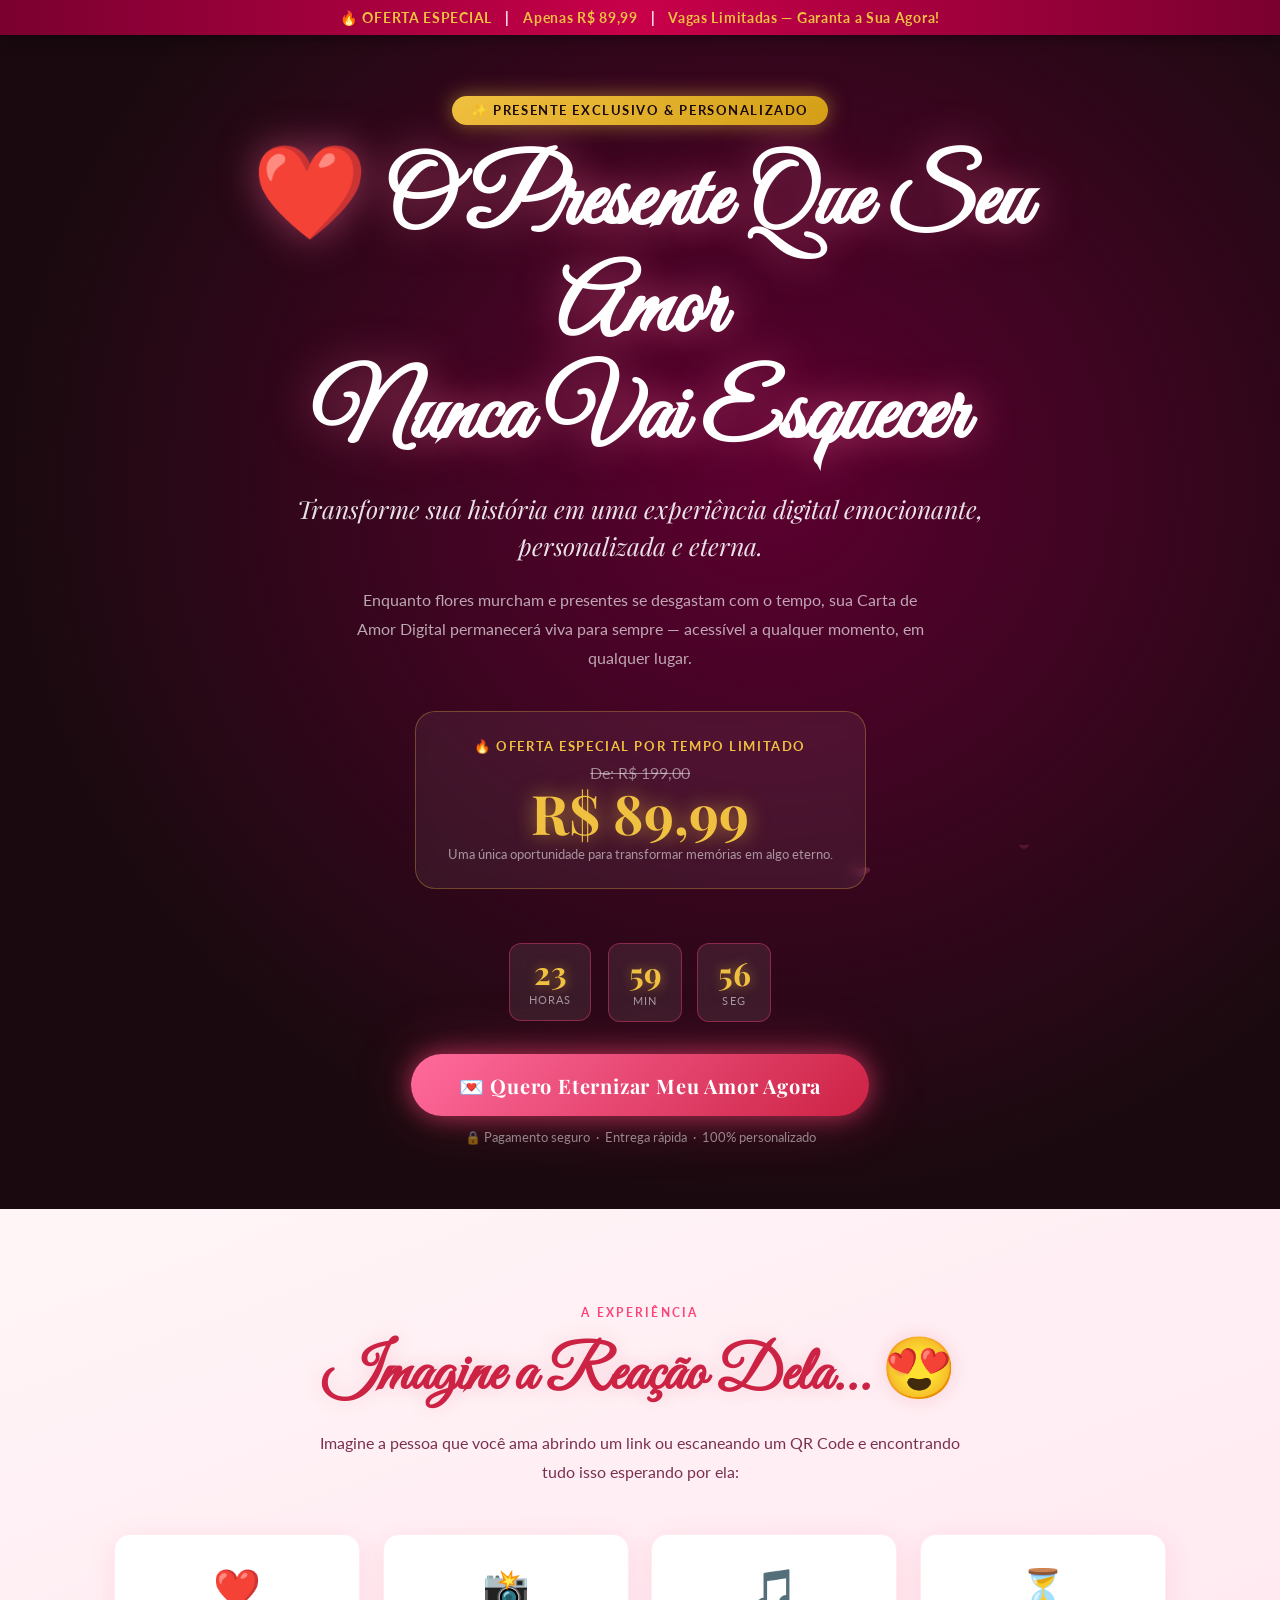
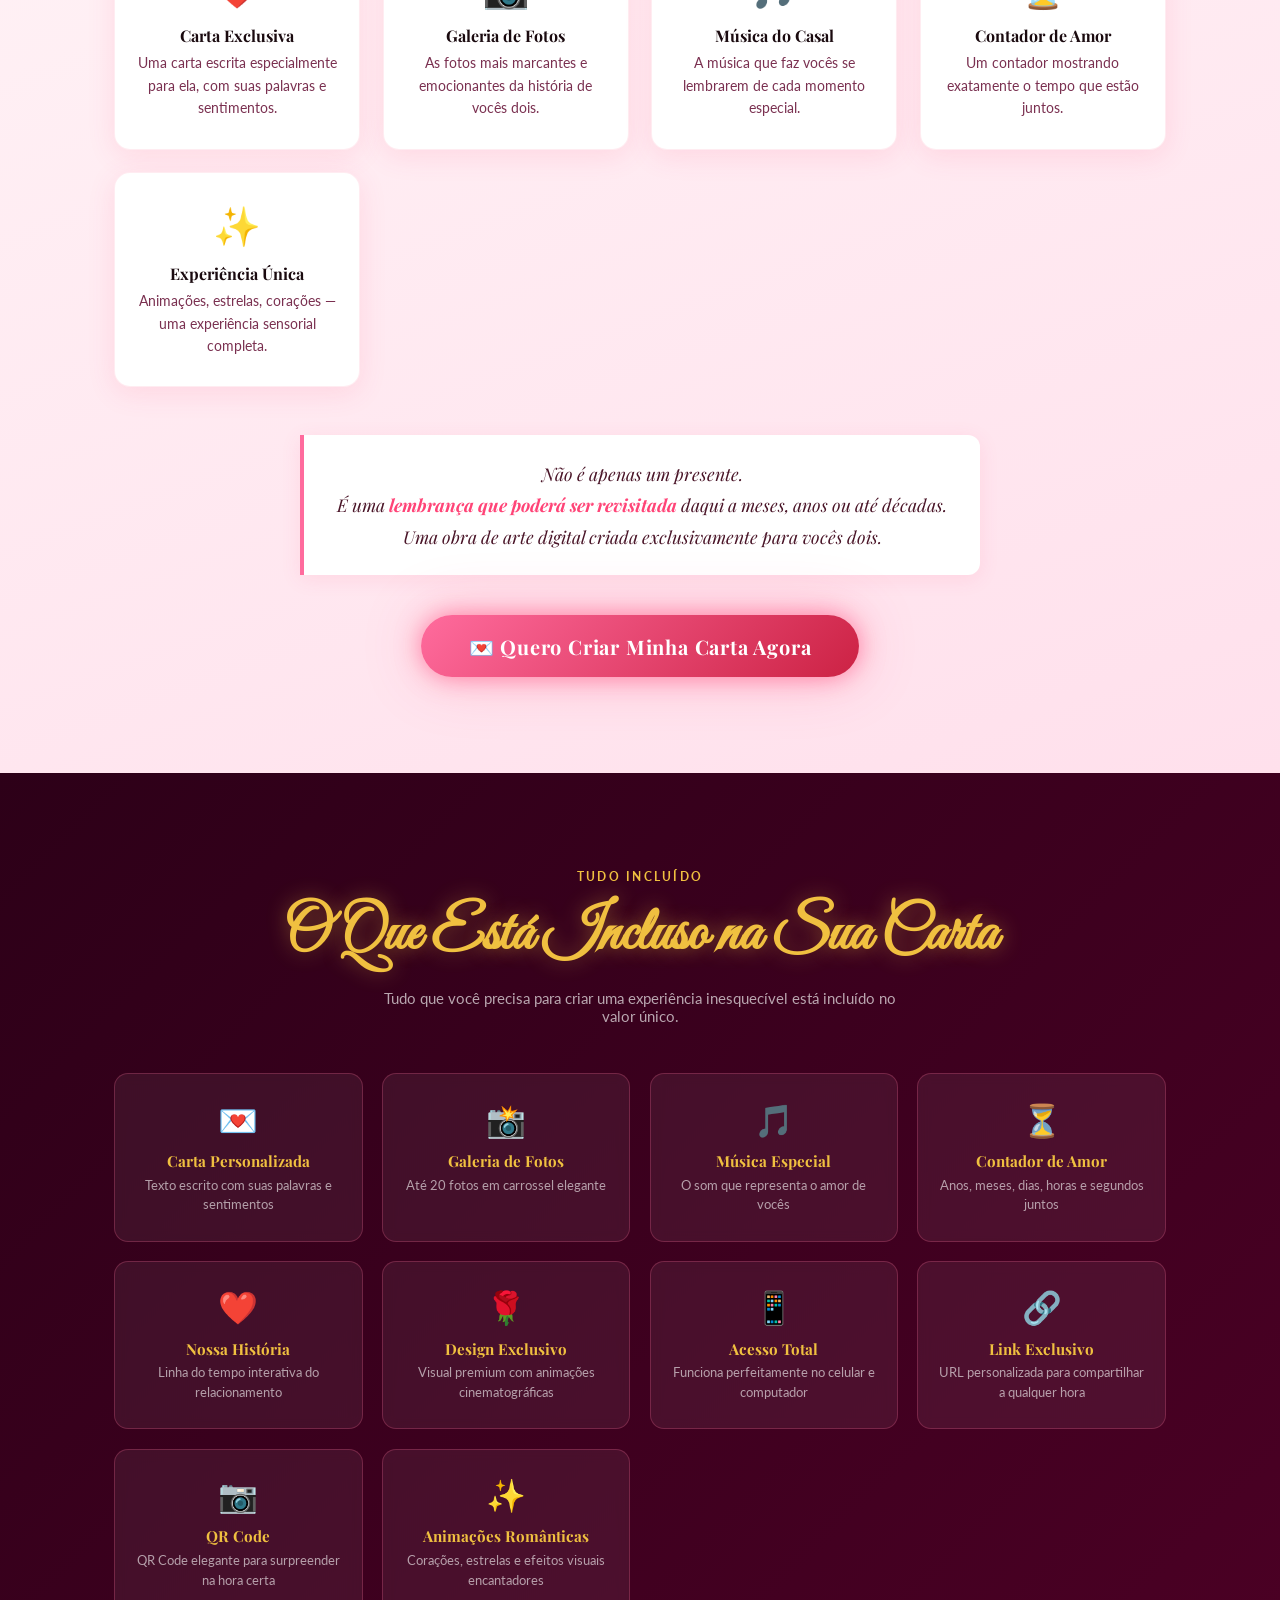
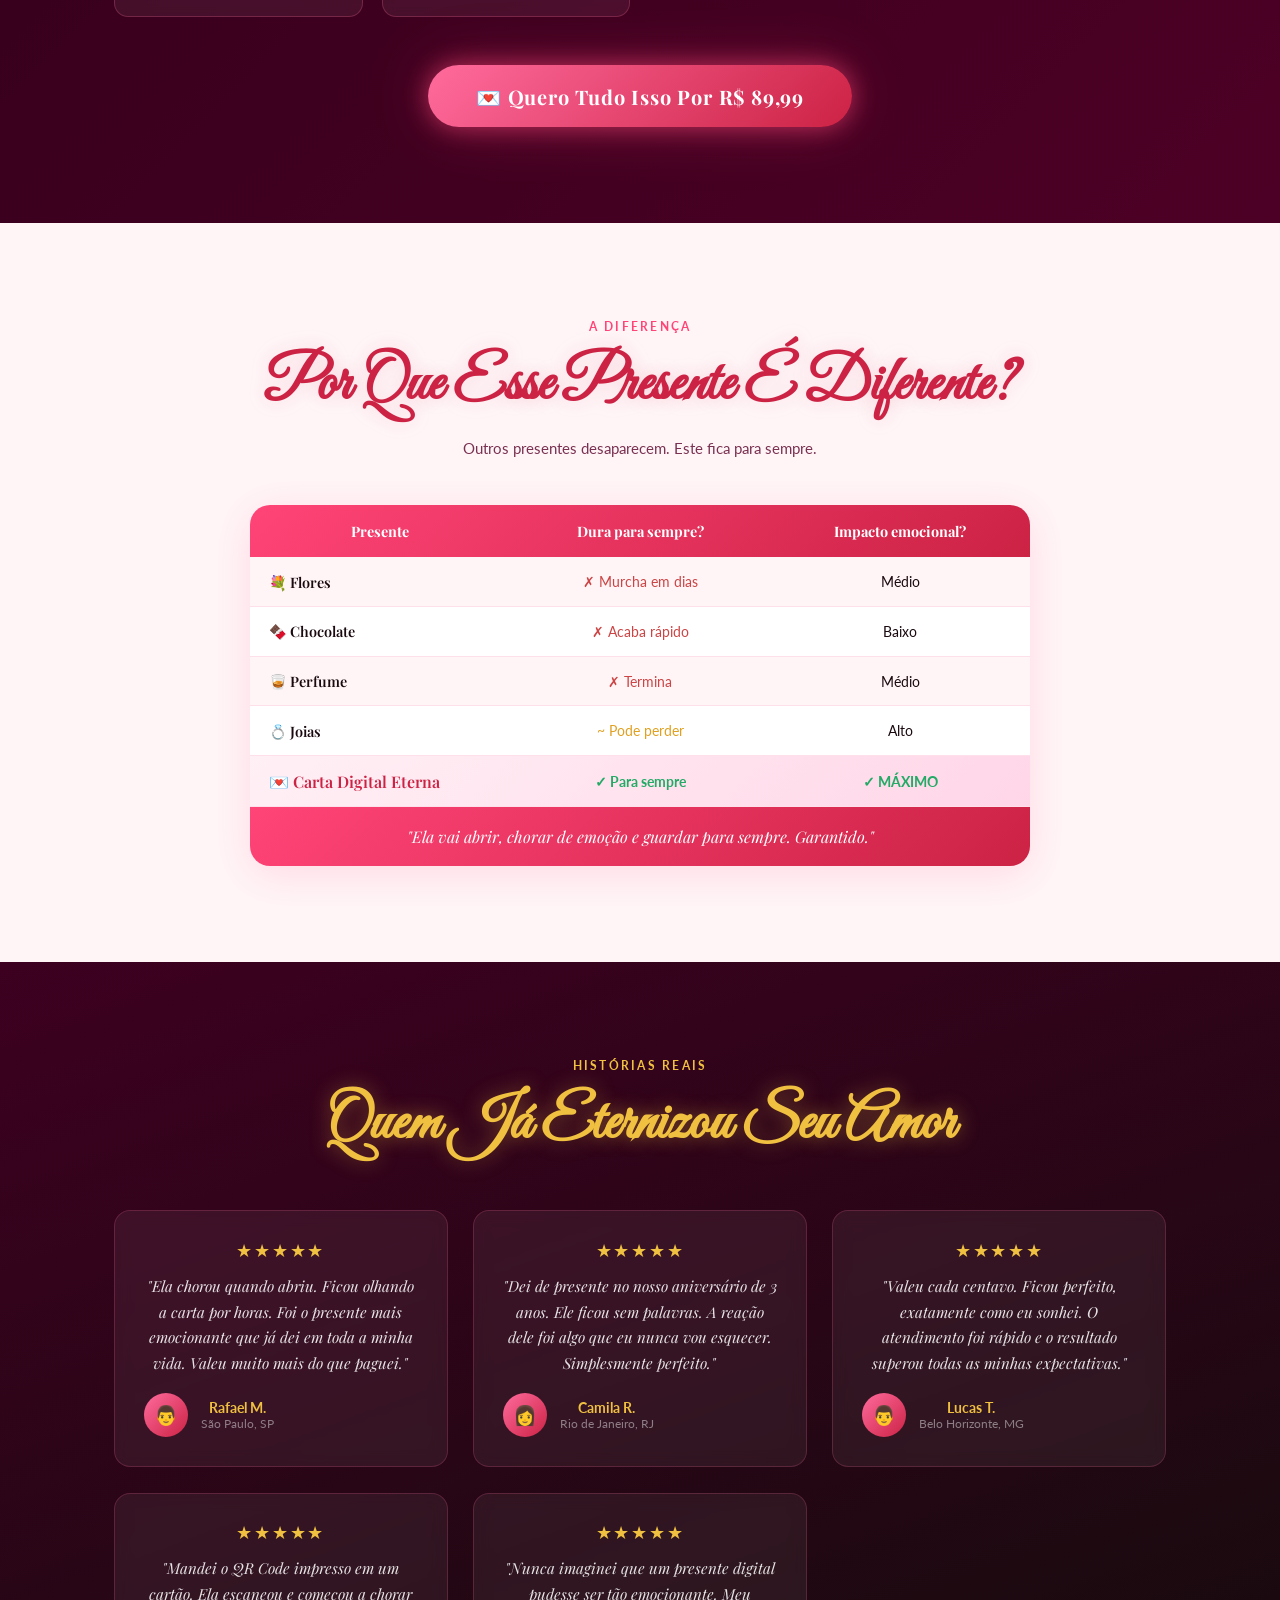
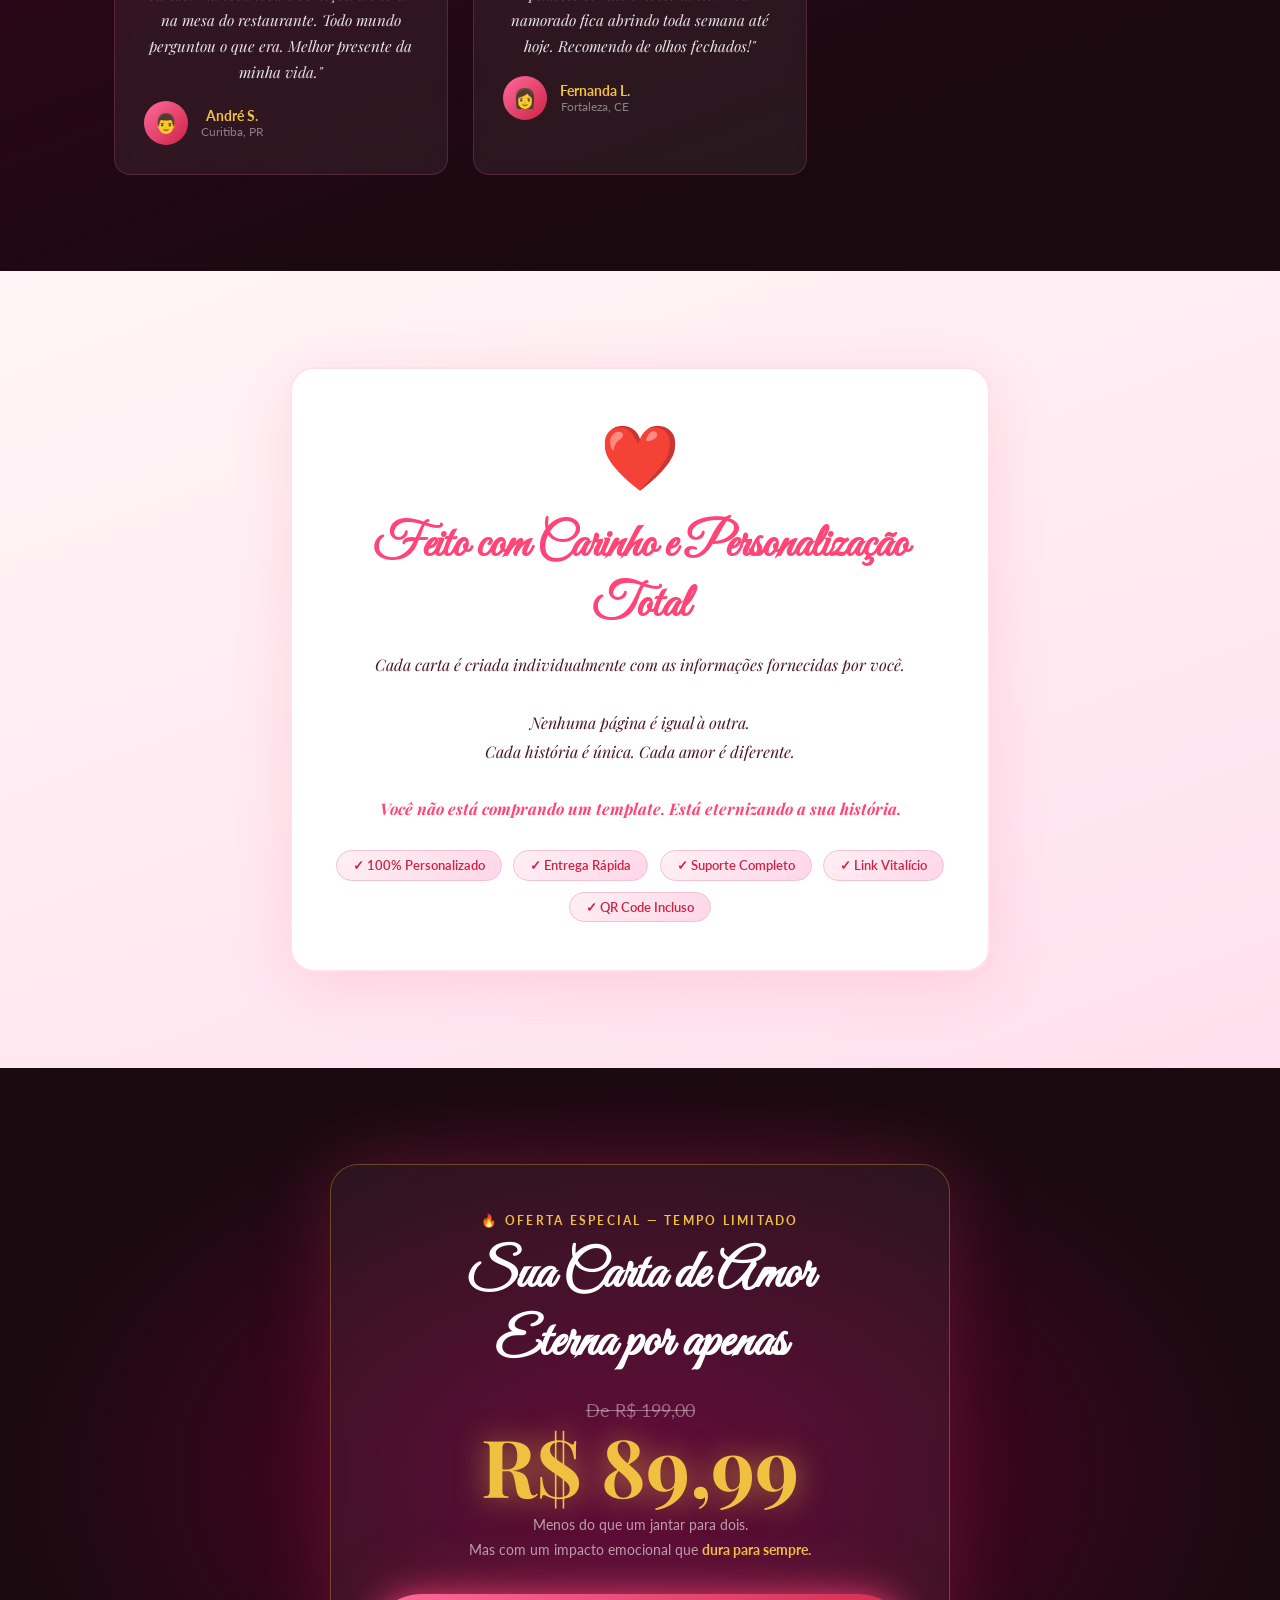
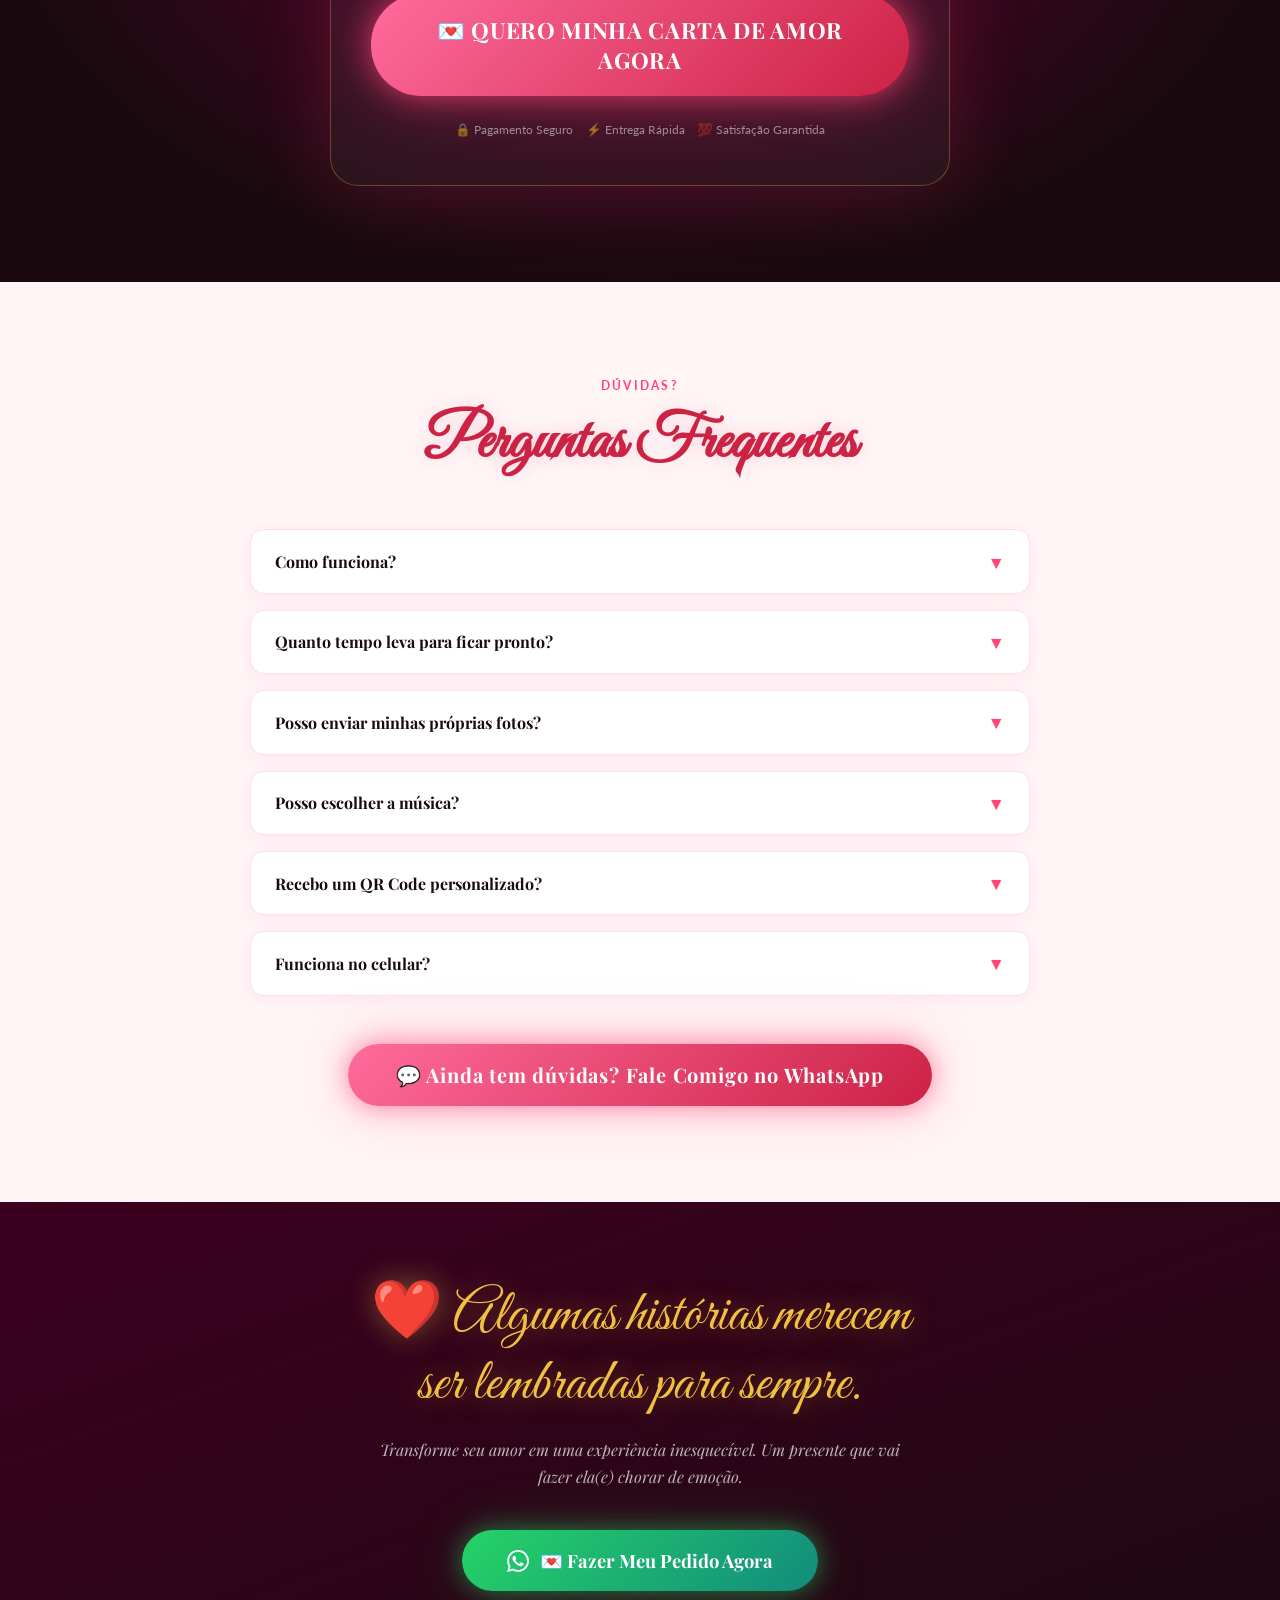
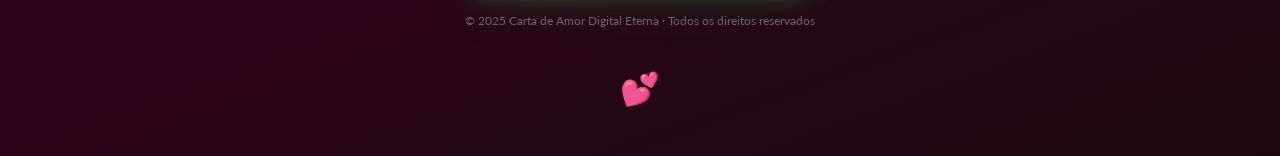
<file: landing.html>
<!DOCTYPE html>
<html lang="pt-BR">
<head>
<meta charset="UTF-8"/>
<meta name="viewport" content="width=device-width,initial-scale=1.0"/>
<title>Carta de Amor Digital Eterna ❤️ | O Presente Que Nunca Esquece</title>
<meta name="description" content="Transforme sua história em uma experiência digital emocionante, personalizada e eterna. Carta de Amor Digital por apenas R$89,99."/>
<link href="https://fonts.googleapis.com/css2?family=Great+Vibes&family=Playfair+Display:ital,wght@0,400;0,700;1,400&family=Lato:wght@300;400;700&display=swap" rel="stylesheet"/>
<style>
/* ===================== RESET & VARS ===================== */
*,*::before,*::after{box-sizing:border-box;margin:0;padding:0}
:root{
  --pink:#ff6b9d;--rose:#ff4477;--red:#cc2244;
  --gold:#f0c040;--gold2:#d4a017;
  --cream:#fff5f7;--white:#fff;--dark:#1a0a0f;
  --fh:'Great Vibes',cursive;
  --fm:'Playfair Display',serif;
  --fb:'Lato',sans-serif;
}
html{scroll-behavior:smooth}
body{font-family:var(--fb);background:var(--dark);color:var(--dark);overflow-x:hidden}

/* ===================== HELPERS ===================== */
.hidden{display:none!important}
.container{max-width:1100px;margin:0 auto;padding:0 1.5rem}
.text-center{text-align:center}

/* ===================== HEARTS RAIN ===================== */
#hearts-rain{position:fixed;inset:0;pointer-events:none;z-index:0;overflow:hidden}
.fh-span{position:absolute;top:-40px;animation:fall linear infinite;opacity:.45;user-select:none}
@keyframes fall{0%{transform:translateY(0) rotate(0deg);opacity:.5}100%{transform:translateY(105vh) rotate(25deg);opacity:0}}

/* ===================== STICKY BAR ===================== */
.sticky-bar{
  position:fixed;top:0;left:0;right:0;z-index:999;
  background:linear-gradient(90deg,#7a0030,#c8004a,#7a0030);
  padding:.55rem 1rem;text-align:center;
  font-family:var(--fb);font-size:.88rem;font-weight:700;
  color:var(--gold);letter-spacing:.05em;
  box-shadow:0 2px 16px rgba(0,0,0,.4);
}
.sticky-bar span{color:#fff;margin:0 .6rem}

/* ===================== SECTION BASE ===================== */
section{position:relative;overflow:hidden}

/* ===================== HERO ===================== */
#hero{
  min-height:100vh;
  background:radial-gradient(ellipse at 60% 40%,#5c0030 0%,#1a0a0f 70%);
  display:flex;align-items:center;justify-content:center;
  padding:6rem 1.5rem 4rem;
}
#hero canvas{position:absolute;inset:0;pointer-events:none}

.hero-inner{position:relative;z-index:2;text-align:center;max-width:820px;margin:0 auto}

.hero-badge{
  display:inline-block;
  background:linear-gradient(135deg,var(--gold),var(--gold2));
  color:var(--dark);font-weight:700;font-size:.82rem;
  letter-spacing:.12em;text-transform:uppercase;
  padding:.4rem 1.2rem;border-radius:50px;margin-bottom:1.6rem;
  box-shadow:0 0 20px rgba(240,192,64,.5);
}

.hero-title{
  font-family:var(--fh);
  font-size:clamp(2.8rem,9vw,5.8rem);
  color:var(--white);
  text-shadow:0 0 40px rgba(255,107,157,.5);
  line-height:1.15;margin-bottom:1.2rem;
}

.hero-sub{
  font-family:var(--fm);font-style:italic;
  font-size:clamp(1.1rem,3vw,1.55rem);
  color:rgba(255,255,255,.88);
  margin-bottom:1.4rem;line-height:1.5;
}

.hero-text{
  font-size:1rem;color:rgba(255,255,255,.65);
  line-height:1.8;max-width:580px;margin:0 auto 2.4rem;
}

/* price block */
.price-block{
  background:rgba(255,255,255,.06);
  border:1px solid rgba(240,192,64,.3);
  border-radius:20px;
  padding:1.6rem 2rem;
  display:inline-block;
  margin-bottom:2rem;
  backdrop-filter:blur(8px);
}
.price-urgency{
  font-size:.82rem;font-weight:700;letter-spacing:.12em;
  color:var(--gold);text-transform:uppercase;margin-bottom:.6rem;
}
.price-old{
  font-size:1rem;color:rgba(255,255,255,.5);
  text-decoration:line-through;margin-bottom:.2rem;
}
.price-new{
  font-family:var(--fm);font-size:clamp(2.2rem,6vw,3.4rem);
  font-weight:700;color:var(--gold);
  text-shadow:0 0 20px rgba(240,192,64,.6);
  line-height:1;
}
.price-note{font-size:.82rem;color:rgba(255,255,255,.55);margin-top:.4rem}

/* countdown */
.countdown{
  display:flex;gap:1rem;justify-content:center;
  flex-wrap:wrap;margin:1.4rem 0 2rem;
}
.cd-box{
  background:rgba(255,255,255,.08);
  border:1px solid rgba(255,68,119,.4);
  border-radius:12px;padding:.8rem 1.2rem;
  min-width:72px;text-align:center;
  backdrop-filter:blur(6px);
}
.cd-box span{
  font-family:var(--fm);font-size:2rem;font-weight:700;
  color:var(--gold);display:block;line-height:1;
  text-shadow:0 0 12px rgba(240,192,64,.5);
}
.cd-box small{font-size:.68rem;color:rgba(255,255,255,.55);letter-spacing:.1em;text-transform:uppercase}

/* CTA button */
.cta-btn{
  display:inline-block;
  font-family:var(--fm);font-size:clamp(1rem,2.5vw,1.25rem);
  font-weight:700;letter-spacing:.04em;
  padding:1.1rem 3rem;border-radius:50px;border:none;
  background:linear-gradient(135deg,var(--pink),var(--red));
  color:#fff;cursor:pointer;text-decoration:none;
  box-shadow:0 0 24px rgba(255,68,119,.6),0 0 60px rgba(255,68,119,.25);
  transition:transform .2s,box-shadow .3s;
  animation:pulseCta 2.2s ease-in-out infinite;
}
.cta-btn:hover{transform:scale(1.06);box-shadow:0 0 40px rgba(255,68,119,.9),0 0 80px rgba(255,68,119,.4)}
@keyframes pulseCta{
  0%,100%{box-shadow:0 0 24px rgba(255,68,119,.6),0 0 60px rgba(255,68,119,.25)}
  50%{box-shadow:0 0 40px rgba(255,68,119,.9),0 0 90px rgba(255,68,119,.4)}
}
.cta-sub{font-size:.8rem;color:rgba(255,255,255,.5);margin-top:.8rem}

/* ===================== IMAGINE ===================== */
#imagine{
  background:linear-gradient(160deg,#fff5f7 0%,#ffe0ec 100%);
  padding:6rem 1.5rem;
}
.section-label{
  font-family:var(--fb);font-size:.78rem;font-weight:700;
  letter-spacing:.18em;text-transform:uppercase;
  color:var(--rose);margin-bottom:.8rem;
}
.section-title{
  font-family:var(--fh);font-size:clamp(2.2rem,6vw,3.8rem);
  color:var(--red);margin-bottom:1rem;
  text-shadow:0 0 20px rgba(204,34,68,.15);
}
.section-title.dark{color:var(--dark)}
.section-title.gold{color:var(--gold);text-shadow:0 0 20px rgba(240,192,64,.4)}

.imagine-grid{
  display:grid;grid-template-columns:repeat(auto-fill,minmax(200px,1fr));
  gap:1.4rem;margin:3rem 0;
}
.imagine-card{
  background:#fff;border-radius:16px;padding:1.8rem 1.4rem;text-align:center;
  box-shadow:0 6px 28px rgba(255,68,119,.12);
  border:1px solid rgba(255,68,119,.1);
  transition:transform .25s,box-shadow .25s;
}
.imagine-card:hover{transform:translateY(-6px);box-shadow:0 14px 40px rgba(255,68,119,.22)}
.imagine-icon{font-size:2.4rem;margin-bottom:.8rem;display:block}
.imagine-card h3{font-family:var(--fm);font-size:1rem;color:var(--dark);margin-bottom:.4rem}
.imagine-card p{font-size:.88rem;color:#7a3050;line-height:1.6}

.imagine-quote{
  max-width:680px;margin:0 auto;text-align:center;
  border-left:4px solid var(--pink);padding:1.4rem 2rem;
  background:#fff;border-radius:0 12px 12px 0;
  box-shadow:0 4px 20px rgba(255,68,119,.1);
}
.imagine-quote p{font-family:var(--fm);font-style:italic;font-size:1.1rem;color:#4a1528;line-height:1.8}
.imagine-quote strong{color:var(--rose)}

/* ===================== INCLUDES ===================== */
#includes{
  background:linear-gradient(135deg,#2d0018 0%,#4d0025 100%);
  padding:6rem 1.5rem;
}
.includes-grid{
  display:grid;grid-template-columns:repeat(auto-fill,minmax(200px,1fr));
  gap:1.2rem;margin-top:3rem;
}
.inc-card{
  background:rgba(255,255,255,.06);
  border:1px solid rgba(255,107,157,.25);
  border-radius:14px;padding:1.6rem 1.2rem;text-align:center;
  backdrop-filter:blur(6px);
  transition:background .25s,transform .25s,border-color .25s;
}
.inc-card:hover{background:rgba(255,107,157,.12);transform:translateY(-4px);border-color:rgba(255,107,157,.5)}
.inc-icon{font-size:2rem;margin-bottom:.7rem;display:block}
.inc-card h3{font-family:var(--fm);font-size:.95rem;color:var(--gold);margin-bottom:.3rem}
.inc-card p{font-size:.82rem;color:rgba(255,255,255,.6);line-height:1.5}

/* ===================== COMPARISON ===================== */
#comparison{background:var(--cream);padding:6rem 1.5rem}
.comp-table{
  max-width:780px;margin:3rem auto 0;
  border-radius:20px;overflow:hidden;
  box-shadow:0 8px 40px rgba(255,68,119,.15);
}
.comp-header{
  display:grid;grid-template-columns:1fr 1fr 1fr;
  background:linear-gradient(135deg,var(--rose),var(--red));
  color:#fff;font-family:var(--fm);font-weight:700;
  font-size:.9rem;text-align:center;
}
.comp-header div{padding:1rem .8rem}
.comp-row{
  display:grid;grid-template-columns:1fr 1fr 1fr;
  background:#fff;border-bottom:1px solid #fde0ea;
  text-align:center;align-items:center;
}
.comp-row:nth-child(even){background:#fff5f7}
.comp-row div{padding:.9rem .8rem;font-size:.9rem}
.comp-row .item-name{font-family:var(--fm);color:var(--dark);font-weight:600;text-align:left;padding-left:1.2rem}
.bad{color:#cc4444;font-size:1.1rem}
.good{color:#22aa66;font-size:1.1rem;font-weight:700}
.comp-footer{
  background:linear-gradient(135deg,var(--rose),var(--red));
  padding:1.2rem;text-align:center;
  font-family:var(--fm);font-style:italic;color:#fff;font-size:1rem;
}

/* ===================== TESTIMONIALS ===================== */
#testimonials{
  background:linear-gradient(160deg,#3d0020 0%,#1a0a0f 80%);
  padding:6rem 1.5rem;
}
.testi-grid{
  display:grid;grid-template-columns:repeat(auto-fill,minmax(280px,1fr));
  gap:1.6rem;margin-top:3rem;
}
.testi-card{
  background:rgba(255,255,255,.06);
  border:1px solid rgba(255,107,157,.2);
  border-radius:16px;padding:1.8rem;
  backdrop-filter:blur(8px);
  transition:transform .25s;
}
.testi-card:hover{transform:translateY(-5px)}
.testi-stars{color:var(--gold);font-size:1.1rem;margin-bottom:.8rem;letter-spacing:.1em}
.testi-text{
  font-family:var(--fm);font-style:italic;
  color:rgba(255,255,255,.88);font-size:.95rem;line-height:1.7;margin-bottom:1rem;
}
.testi-author{display:flex;align-items:center;gap:.8rem}
.testi-avatar{
  width:44px;height:44px;border-radius:50%;
  background:linear-gradient(135deg,var(--pink),var(--red));
  display:flex;align-items:center;justify-content:center;
  font-size:1.2rem;flex-shrink:0;
}
.testi-name{font-family:var(--fb);font-weight:700;color:var(--gold);font-size:.88rem}
.testi-city{font-size:.78rem;color:rgba(255,255,255,.45)}

/* ===================== GUARANTEE ===================== */
#guarantee{
  background:linear-gradient(160deg,#fff5f7,#ffe0ec);
  padding:6rem 1.5rem;
}
.guarantee-box{
  max-width:700px;margin:0 auto;text-align:center;
  background:#fff;border-radius:24px;
  padding:3rem 2.5rem;
  box-shadow:0 12px 60px rgba(255,68,119,.15);
  border:2px solid rgba(255,107,157,.2);
}
.guarantee-icon{font-size:4rem;margin-bottom:1.2rem;display:block}
.guarantee-box h2{font-family:var(--fh);font-size:clamp(2rem,5vw,3rem);color:var(--rose);margin-bottom:1rem}
.guarantee-box p{font-family:var(--fm);font-style:italic;color:#4a1528;line-height:1.8;font-size:1rem}
.guarantee-tags{display:flex;flex-wrap:wrap;gap:.7rem;justify-content:center;margin-top:1.6rem}
.g-tag{
  background:linear-gradient(135deg,#fff0f5,#ffd6e8);
  border:1px solid #f5c0d0;border-radius:50px;
  padding:.4rem 1rem;font-size:.82rem;color:var(--red);font-weight:600;
}

/* ===================== OFFER ===================== */
#offer{
  background:radial-gradient(ellipse at center,#5c0030 0%,#1a0a0f 70%);
  padding:6rem 1.5rem;
  text-align:center;
}
.offer-box{
  max-width:620px;margin:0 auto;
  background:rgba(255,255,255,.05);
  border:1px solid rgba(240,192,64,.3);
  border-radius:28px;padding:3rem 2.5rem;
  backdrop-filter:blur(10px);
  box-shadow:0 0 80px rgba(255,68,119,.2);
}
.offer-label{
  font-size:.78rem;font-weight:700;letter-spacing:.18em;
  text-transform:uppercase;color:var(--gold);margin-bottom:.8rem;
}
.offer-title{font-family:var(--fh);font-size:clamp(2rem,6vw,3.4rem);color:#fff;margin-bottom:1.4rem}
.offer-old{font-size:1.1rem;color:rgba(255,255,255,.4);text-decoration:line-through;margin-bottom:.3rem}
.offer-price{
  font-family:var(--fm);font-size:clamp(3rem,8vw,5rem);
  font-weight:700;color:var(--gold);
  text-shadow:0 0 30px rgba(240,192,64,.6);
  line-height:1;margin-bottom:.5rem;
}
.offer-note{font-size:.9rem;color:rgba(255,255,255,.6);line-height:1.7;margin-bottom:2rem}
.cta-big{
  display:inline-block;font-family:var(--fm);font-weight:700;
  font-size:clamp(1.1rem,3vw,1.4rem);
  padding:1.3rem 3.5rem;border-radius:50px;border:none;
  background:linear-gradient(135deg,var(--pink),var(--red));
  color:#fff;cursor:pointer;text-decoration:none;letter-spacing:.03em;
  box-shadow:0 0 30px rgba(255,68,119,.7),0 0 70px rgba(255,68,119,.3);
  animation:pulseCta 2s ease-in-out infinite;
  transition:transform .2s;
}
.cta-big:hover{transform:scale(1.05)}
.offer-security{
  display:flex;flex-wrap:wrap;gap:.8rem;justify-content:center;
  margin-top:1.6rem;
}
.sec-item{font-size:.78rem;color:rgba(255,255,255,.5);display:flex;align-items:center;gap:.3rem}

/* ===================== FAQ ===================== */
#faq{background:var(--cream);padding:6rem 1.5rem}
.faq-list{max-width:780px;margin:3rem auto 0;display:flex;flex-direction:column;gap:1rem}
.faq-item{
  background:#fff;border-radius:14px;
  border:1px solid #fde0ea;overflow:hidden;
  box-shadow:0 3px 16px rgba(255,68,119,.08);
}
.faq-q{
  padding:1.2rem 1.5rem;cursor:pointer;
  display:flex;justify-content:space-between;align-items:center;
  font-family:var(--fm);font-weight:700;color:var(--dark);font-size:1rem;
  transition:background .2s;
}
.faq-q:hover{background:#fff0f5}
.faq-q .faq-arrow{color:var(--rose);transition:transform .3s;font-size:1.1rem;flex-shrink:0}
.faq-item.open .faq-arrow{transform:rotate(180deg)}
.faq-a{
  max-height:0;overflow:hidden;
  transition:max-height .4s ease,padding .3s;
  font-size:.95rem;color:#6b3040;line-height:1.7;
  padding:0 1.5rem;
}
.faq-item.open .faq-a{max-height:200px;padding:.2rem 1.5rem 1.2rem}

/* ===================== FOOTER ===================== */
#footer{
  background:linear-gradient(160deg,#3d0020,#1a0a0f);
  padding:5rem 1.5rem 3rem;text-align:center;
}
.footer-msg{
  font-family:var(--fh);font-size:clamp(2rem,6vw,3.6rem);
  color:var(--gold);text-shadow:0 0 30px rgba(240,192,64,.4);
  margin-bottom:1rem;line-height:1.2;
}
.footer-sub{
  font-family:var(--fm);font-style:italic;
  color:rgba(255,255,255,.7);font-size:1rem;line-height:1.7;
  max-width:520px;margin:0 auto 2.5rem;
}
.wa-btn{
  display:inline-flex;align-items:center;gap:.7rem;
  font-family:var(--fm);font-weight:700;font-size:1.15rem;
  padding:1.1rem 2.8rem;border-radius:50px;border:none;
  background:linear-gradient(135deg,#25d366,#128c7e);
  color:#fff;cursor:pointer;text-decoration:none;
  box-shadow:0 0 24px rgba(37,211,102,.5),0 0 60px rgba(37,211,102,.2);
  transition:transform .2s,box-shadow .3s;
}
.wa-btn:hover{transform:scale(1.06);box-shadow:0 0 40px rgba(37,211,102,.7)}
.footer-note{margin-top:1.4rem;font-size:.78rem;color:rgba(255,255,255,.35)}
.footer-hearts{font-size:2rem;margin-top:2.5rem;animation:heartbeat 1.8s ease-in-out infinite}
@keyframes heartbeat{0%,100%{transform:scale(1)}50%{transform:scale(1.2)}}

/* ===================== SCROLL REVEAL ===================== */
.reveal{opacity:0;transform:translateY(40px);transition:opacity .8s ease,transform .8s ease}
.reveal.visible{opacity:1;transform:translateY(0)}

/* ===================== RESPONSIVE ===================== */
@media(max-width:640px){
  .comp-table{font-size:.8rem}
  .comp-header div,.comp-row div{padding:.7rem .4rem}
  .offer-box,.guarantee-box{padding:2rem 1.4rem}
  .testi-grid{grid-template-columns:1fr}
}
</style>
</head>
<body>

<!-- HEARTS RAIN -->
<div id="hearts-rain"></div>

<!-- STICKY BAR -->
<div class="sticky-bar">
  🔥 OFERTA ESPECIAL <span>|</span> Apenas <strong>R$ 89,99</strong> <span>|</span> Vagas Limitadas — Garanta a Sua Agora!
</div>

<!-- ========================= HERO ========================= -->
<section id="hero">
  <canvas id="hero-canvas"></canvas>
  <div class="hero-inner">
    <div class="hero-badge">✨ Presente Exclusivo &amp; Personalizado</div>
    <h1 class="hero-title">❤️ O Presente Que Seu Amor<br/>Nunca Vai Esquecer</h1>
    <p class="hero-sub">Transforme sua história em uma experiência digital emocionante, personalizada e eterna.</p>
    <p class="hero-text">Enquanto flores murcham e presentes se desgastam com o tempo, sua Carta de Amor Digital permanecerá viva para sempre — acessível a qualquer momento, em qualquer lugar.</p>

    <div class="price-block">
      <p class="price-urgency">🔥 Oferta Especial por Tempo Limitado</p>
      <p class="price-old">De: R$ 199,00</p>
      <p class="price-new">R$ 89,99</p>
      <p class="price-note">Uma única oportunidade para transformar memórias em algo eterno.</p>
    </div>

    <!-- COUNTDOWN -->
    <div class="countdown">
      <div class="cd-box"><span id="cd-h">00</span><small>Horas</small></div>
      <div class="cd-box"><span id="cd-m">00</span><small>Min</small></div>
      <div class="cd-box"><span id="cd-s">00</span><small>Seg</small></div>
    </div>

    <a href="https://wa.me/5511995818611?text=Ol%C3%A1%2C%20gostaria%20de%20adquirir%20a%20minha%20carta%20de%20amor!" target="_blank" class="cta-btn">💌 Quero Eternizar Meu Amor Agora</a>
    <p class="cta-sub">🔒 Pagamento seguro &nbsp;·&nbsp; Entrega rápida &nbsp;·&nbsp; 100% personalizado</p>
  </div>
</section>

<!-- ========================= IMAGINE ========================= -->
<section id="imagine">
  <div class="container text-center">
    <p class="section-label reveal">A Experiência</p>
    <h2 class="section-title reveal">Imagine a Reação Dela... 😍</h2>
    <p class="hero-text reveal" style="max-width:640px;margin:0 auto 1rem;color:#7a3050">
      Imagine a pessoa que você ama abrindo um link ou escaneando um QR Code e encontrando tudo isso esperando por ela:
    </p>

    <div class="imagine-grid">
      <div class="imagine-card reveal">
        <span class="imagine-icon">❤️</span>
        <h3>Carta Exclusiva</h3>
        <p>Uma carta escrita especialmente para ela, com suas palavras e sentimentos.</p>
      </div>
      <div class="imagine-card reveal">
        <span class="imagine-icon">📸</span>
        <h3>Galeria de Fotos</h3>
        <p>As fotos mais marcantes e emocionantes da história de vocês dois.</p>
      </div>
      <div class="imagine-card reveal">
        <span class="imagine-icon">🎵</span>
        <h3>Música do Casal</h3>
        <p>A música que faz vocês se lembrarem de cada momento especial.</p>
      </div>
      <div class="imagine-card reveal">
        <span class="imagine-icon">⏳</span>
        <h3>Contador de Amor</h3>
        <p>Um contador mostrando exatamente o tempo que estão juntos.</p>
      </div>
      <div class="imagine-card reveal">
        <span class="imagine-icon">✨</span>
        <h3>Experiência Única</h3>
        <p>Animações, estrelas, corações — uma experiência sensorial completa.</p>
      </div>
    </div>

    <div class="imagine-quote reveal">
      <p>Não é apenas um presente.<br/>
      É uma <strong>lembrança que poderá ser revisitada</strong> daqui a meses, anos ou até décadas.<br/>
      Uma obra de arte digital criada exclusivamente para vocês dois.</p>
    </div>

    <div style="margin-top:2.5rem" class="reveal">
      <a href="https://wa.me/5511995818611?text=Ol%C3%A1%2C%20gostaria%20de%20adquirir%20a%20minha%20carta%20de%20amor!" target="_blank" class="cta-btn">💌 Quero Criar Minha Carta Agora</a>
    </div>
  </div>
</section>

<!-- ========================= INCLUDES ========================= -->
<section id="includes">
  <div class="container text-center">
    <p class="section-label reveal" style="color:var(--gold)">Tudo Incluído</p>
    <h2 class="section-title gold reveal">O Que Está Incluso na Sua Carta</h2>
    <p style="color:rgba(255,255,255,.65);max-width:520px;margin:0 auto;font-size:.95rem" class="reveal">
      Tudo que você precisa para criar uma experiência inesquecível está incluído no valor único.
    </p>

    <div class="includes-grid">
      <div class="inc-card reveal"><span class="inc-icon">💌</span><h3>Carta Personalizada</h3><p>Texto escrito com suas palavras e sentimentos</p></div>
      <div class="inc-card reveal"><span class="inc-icon">📸</span><h3>Galeria de Fotos</h3><p>Até 20 fotos em carrossel elegante</p></div>
      <div class="inc-card reveal"><span class="inc-icon">🎵</span><h3>Música Especial</h3><p>O som que representa o amor de vocês</p></div>
      <div class="inc-card reveal"><span class="inc-icon">⏳</span><h3>Contador de Amor</h3><p>Anos, meses, dias, horas e segundos juntos</p></div>
      <div class="inc-card reveal"><span class="inc-icon">❤️</span><h3>Nossa História</h3><p>Linha do tempo interativa do relacionamento</p></div>
      <div class="inc-card reveal"><span class="inc-icon">🌹</span><h3>Design Exclusivo</h3><p>Visual premium com animações cinematográficas</p></div>
      <div class="inc-card reveal"><span class="inc-icon">📱</span><h3>Acesso Total</h3><p>Funciona perfeitamente no celular e computador</p></div>
      <div class="inc-card reveal"><span class="inc-icon">🔗</span><h3>Link Exclusivo</h3><p>URL personalizada para compartilhar a qualquer hora</p></div>
      <div class="inc-card reveal"><span class="inc-icon">📷</span><h3>QR Code</h3><p>QR Code elegante para surpreender na hora certa</p></div>
      <div class="inc-card reveal"><span class="inc-icon">✨</span><h3>Animações Românticas</h3><p>Corações, estrelas e efeitos visuais encantadores</p></div>
    </div>

    <div style="margin-top:3rem" class="reveal">
      <a href="https://wa.me/5511995818611?text=Ol%C3%A1%2C%20gostaria%20de%20adquirir%20a%20minha%20carta%20de%20amor!" target="_blank" class="cta-btn">💌 Quero Tudo Isso Por R$ 89,99</a>
    </div>
  </div>
</section>

<!-- ========================= COMPARISON ========================= -->
<section id="comparison">
  <div class="container text-center">
    <p class="section-label reveal">A Diferença</p>
    <h2 class="section-title reveal" style="color:var(--red)">Por Que Esse Presente É Diferente?</h2>
    <p style="color:#7a3050;max-width:520px;margin:0 auto;font-size:.95rem" class="reveal">
      Outros presentes desaparecem. Este fica para sempre.
    </p>

    <div class="comp-table reveal">
      <div class="comp-header">
        <div>Presente</div>
        <div>Dura para sempre?</div>
        <div>Impacto emocional?</div>
      </div>
      <div class="comp-row"><div class="item-name">💐 Flores</div><div class="bad">✗ Murcha em dias</div><div>Médio</div></div>
      <div class="comp-row"><div class="item-name">🍫 Chocolate</div><div class="bad">✗ Acaba rápido</div><div>Baixo</div></div>
      <div class="comp-row"><div class="item-name">🥃 Perfume</div><div class="bad">✗ Termina</div><div>Médio</div></div>
      <div class="comp-row"><div class="item-name">💍 Joias</div><div style="color:#e0a020">~ Pode perder</div><div>Alto</div></div>
      <div class="comp-row" style="background:linear-gradient(135deg,#fff0f5,#ffd6e8)">
        <div class="item-name" style="color:var(--red);font-size:1rem">💌 Carta Digital Eterna</div>
        <div class="good">✓ Para sempre</div>
        <div class="good">✓ MÁXIMO</div>
      </div>
      <div class="comp-footer">"Ela vai abrir, chorar de emoção e guardar para sempre. Garantido."</div>
    </div>
  </div>
</section>

<!-- ========================= TESTIMONIALS ========================= -->
<section id="testimonials">
  <div class="container text-center">
    <p class="section-label reveal" style="color:var(--gold)">Histórias Reais</p>
    <h2 class="section-title gold reveal">Quem Já Eternizou Seu Amor</h2>

    <div class="testi-grid">
      <div class="testi-card reveal">
        <div class="testi-stars">★★★★★</div>
        <p class="testi-text">"Ela chorou quando abriu. Ficou olhando a carta por horas. Foi o presente mais emocionante que já dei em toda a minha vida. Valeu muito mais do que paguei."</p>
        <div class="testi-author">
          <div class="testi-avatar">👨</div>
          <div><p class="testi-name">Rafael M.</p><p class="testi-city">São Paulo, SP</p></div>
        </div>
      </div>
      <div class="testi-card reveal">
        <div class="testi-stars">★★★★★</div>
        <p class="testi-text">"Dei de presente no nosso aniversário de 3 anos. Ele ficou sem palavras. A reação dele foi algo que eu nunca vou esquecer. Simplesmente perfeito."</p>
        <div class="testi-author">
          <div class="testi-avatar">👩</div>
          <div><p class="testi-name">Camila R.</p><p class="testi-city">Rio de Janeiro, RJ</p></div>
        </div>
      </div>
      <div class="testi-card reveal">
        <div class="testi-stars">★★★★★</div>
        <p class="testi-text">"Valeu cada centavo. Ficou perfeito, exatamente como eu sonhei. O atendimento foi rápido e o resultado superou todas as minhas expectativas."</p>
        <div class="testi-author">
          <div class="testi-avatar">👨</div>
          <div><p class="testi-name">Lucas T.</p><p class="testi-city">Belo Horizonte, MG</p></div>
        </div>
      </div>
      <div class="testi-card reveal">
        <div class="testi-stars">★★★★★</div>
        <p class="testi-text">"Mandei o QR Code impresso em um cartão. Ela escaneou e começou a chorar na mesa do restaurante. Todo mundo perguntou o que era. Melhor presente da minha vida."</p>
        <div class="testi-author">
          <div class="testi-avatar">👨</div>
          <div><p class="testi-name">André S.</p><p class="testi-city">Curitiba, PR</p></div>
        </div>
      </div>
      <div class="testi-card reveal">
        <div class="testi-stars">★★★★★</div>
        <p class="testi-text">"Nunca imaginei que um presente digital pudesse ser tão emocionante. Meu namorado fica abrindo toda semana até hoje. Recomendo de olhos fechados!"</p>
        <div class="testi-author">
          <div class="testi-avatar">👩</div>
          <div><p class="testi-name">Fernanda L.</p><p class="testi-city">Fortaleza, CE</p></div>
        </div>
      </div>
    </div>
  </div>
</section>

<!-- ========================= GUARANTEE ========================= -->
<section id="guarantee">
  <div class="container">
    <div class="guarantee-box reveal">
      <span class="guarantee-icon">❤️</span>
      <h2>Feito com Carinho e Personalização Total</h2>
      <p>
        Cada carta é criada individualmente com as informações fornecidas por você.<br/><br/>
        Nenhuma página é igual à outra.<br/>
        Cada história é única. Cada amor é diferente.<br/><br/>
        <strong style="color:var(--rose)">Você não está comprando um template. Está eternizando a sua história.</strong>
      </p>
      <div class="guarantee-tags">
        <span class="g-tag">✓ 100% Personalizado</span>
        <span class="g-tag">✓ Entrega Rápida</span>
        <span class="g-tag">✓ Suporte Completo</span>
        <span class="g-tag">✓ Link Vitalício</span>
        <span class="g-tag">✓ QR Code Incluso</span>
      </div>
    </div>
  </div>
</section>

<!-- ========================= OFFER ========================= -->
<section id="offer">
  <div class="container">
    <div class="offer-box reveal">
      <p class="offer-label">🔥 Oferta Especial — Tempo Limitado</p>
      <h2 class="offer-title">Sua Carta de Amor<br/>Eterna por apenas</h2>
      <p class="offer-old">De R$ 199,00</p>
      <p class="offer-price">R$ 89,99</p>
      <p class="offer-note">
        Menos do que um jantar para dois.<br/>
        Mas com um impacto emocional que <strong style="color:var(--gold)">dura para sempre.</strong>
      </p>
      <a href="https://wa.me/5511995818611?text=Ol%C3%A1%2C%20gostaria%20de%20adquirir%20a%20minha%20carta%20de%20amor!" target="_blank" class="cta-big">💌 QUERO MINHA CARTA DE AMOR AGORA</a>
      <div class="offer-security">
        <span class="sec-item">🔒 Pagamento Seguro</span>
        <span class="sec-item">⚡ Entrega Rápida</span>
        <span class="sec-item">💯 Satisfação Garantida</span>
      </div>
    </div>
  </div>
</section>

<!-- ========================= FAQ ========================= -->
<section id="faq">
  <div class="container">
    <p class="section-label text-center reveal">Dúvidas?</p>
    <h2 class="section-title text-center reveal" style="color:var(--red)">Perguntas Frequentes</h2>

    <div class="faq-list">
      <div class="faq-item reveal">
        <div class="faq-q">Como funciona? <span class="faq-arrow">▼</span></div>
        <div class="faq-a">Você envia suas informações pelo WhatsApp — nome, texto da carta, fotos, música e datas. Nós criamos a página personalizada e enviamos o link e o QR Code para você surpreender seu amor.</div>
      </div>
      <div class="faq-item reveal">
        <div class="faq-q">Quanto tempo leva para ficar pronto? <span class="faq-arrow">▼</span></div>
        <div class="faq-a">Geralmente entre 24 e 48 horas após o recebimento de todas as informações. Em casos urgentes, consulte disponibilidade pelo WhatsApp.</div>
      </div>
      <div class="faq-item reveal">
        <div class="faq-q">Posso enviar minhas próprias fotos? <span class="faq-arrow">▼</span></div>
        <div class="faq-a">Sim! Você pode enviar até 20 fotos para compor a galeria. Quanto mais fotos e detalhes você compartilhar, mais especial e personalizada ficará a carta.</div>
      </div>
      <div class="faq-item reveal">
        <div class="faq-q">Posso escolher a música? <span class="faq-arrow">▼</span></div>
        <div class="faq-a">Com certeza. Você escolhe a música que representa o amor de vocês e nós a incorporamos na página. É só informar o nome da música ou enviar o arquivo.</div>
      </div>
      <div class="faq-item reveal">
        <div class="faq-q">Recebo um QR Code personalizado? <span class="faq-arrow">▼</span></div>
        <div class="faq-a">Sim! Você recebe um QR Code elegante que pode ser impresso, enviado em uma mensagem, colocado em um cartão ou embrulho. Ao escanear, a pessoa é direcionada direto para a carta.</div>
      </div>
      <div class="faq-item reveal">
        <div class="faq-q">Funciona no celular? <span class="faq-arrow">▼</span></div>
        <div class="faq-a">Perfeitamente! A carta foi desenvolvida para funcionar de forma linda tanto no celular quanto no computador ou tablet, sem instalar nenhum aplicativo.</div>
      </div>
    </div>

    <div class="text-center reveal" style="margin-top:3rem">
      <a href="https://wa.me/5511995818611?text=Ol%C3%A1%2C%20gostaria%20de%20adquirir%20a%20minha%20carta%20de%20amor!" target="_blank" class="cta-btn">💬 Ainda tem dúvidas? Fale Comigo no WhatsApp</a>
    </div>
  </div>
</section>

<!-- ========================= FOOTER ========================= -->
<footer id="footer">
  <div class="container">
    <p class="footer-msg">❤️ Algumas histórias merecem<br/>ser lembradas para sempre.</p>
    <p class="footer-sub">Transforme seu amor em uma experiência inesquecível. Um presente que vai fazer ela(e) chorar de emoção.</p>
    <a href="https://wa.me/5511995818611?text=Ol%C3%A1%2C%20gostaria%20de%20adquirir%20a%20minha%20carta%20de%20amor!" target="_blank" class="wa-btn">
      <svg width="22" height="22" viewBox="0 0 24 24" fill="currentColor"><path d="M17.472 14.382c-.297-.149-1.758-.867-2.03-.967-.273-.099-.471-.148-.67.15-.197.297-.767.966-.94 1.164-.173.199-.347.223-.644.075-.297-.15-1.255-.463-2.39-1.475-.883-.788-1.48-1.761-1.653-2.059-.173-.297-.018-.458.13-.606.134-.133.298-.347.446-.52.149-.174.198-.298.298-.497.099-.198.05-.371-.025-.52-.075-.149-.669-1.612-.916-2.207-.242-.579-.487-.5-.669-.51-.173-.008-.371-.01-.57-.01-.198 0-.52.074-.792.372-.272.297-1.04 1.016-1.04 2.479 0 1.462 1.065 2.875 1.213 3.074.149.198 2.096 3.2 5.077 4.487.709.306 1.262.489 1.694.625.712.227 1.36.195 1.871.118.571-.085 1.758-.719 2.006-1.413.248-.694.248-1.289.173-1.413-.074-.124-.272-.198-.57-.347m-5.421 7.403h-.004a9.87 9.87 0 01-5.031-1.378l-.361-.214-3.741.982.998-3.648-.235-.374a9.86 9.86 0 01-1.51-5.26c.001-5.45 4.436-9.884 9.888-9.884 2.64 0 5.122 1.03 6.988 2.898a9.825 9.825 0 012.893 6.994c-.003 5.45-4.437 9.884-9.885 9.884m8.413-18.297A11.815 11.815 0 0012.05 0C5.495 0 .16 5.335.157 11.892c0 2.096.547 4.142 1.588 5.945L.057 24l6.305-1.654a11.882 11.882 0 005.683 1.448h.005c6.554 0 11.89-5.335 11.893-11.893a11.821 11.821 0 00-3.48-8.413z"/></svg>
      💌 Fazer Meu Pedido Agora
    </a>
    <p class="footer-note">© 2025 Carta de Amor Digital Eterna · Todos os direitos reservados</p>
    <div class="footer-hearts">💕</div>
  </div>
</footer>

<script>
/* ===== HEARTS RAIN ===== */
(function(){
  const c = document.getElementById('hearts-rain');
  const s = ['❤️','💕','💖','💗','🌹'];
  function spawn(){
    const h = document.createElement('span');
    h.className = 'fh-span';
    h.textContent = s[Math.floor(Math.random()*s.length)];
    h.style.cssText = `left:${Math.random()*100}vw;font-size:${0.7+Math.random()*1.2}rem;animation-duration:${7+Math.random()*8}s;animation-delay:${Math.random()*4}s`;
    c.appendChild(h);
    setTimeout(()=>h.remove(),(15+Math.random()*8)*1000);
  }
  for(let i=0;i<16;i++) spawn();
  setInterval(spawn, 1000);
})();

/* ===== HERO PARTICLES ===== */
(function(){
  const canvas = document.getElementById('hero-canvas');
  const ctx = canvas.getContext('2d');
  function resize(){ canvas.width=window.innerWidth; canvas.height=window.innerHeight; }
  resize(); window.addEventListener('resize', resize);
  const pts = Array.from({length:30},()=>({
    x:Math.random()*window.innerWidth,
    y:Math.random()*window.innerHeight+window.innerHeight,
    size:3+Math.random()*8,
    speed:.3+Math.random()*.5,
    drift:(Math.random()-.5)*.3,
    opacity:.1+Math.random()*.4
  }));
  function heart(ctx,x,y,s){
    ctx.beginPath();ctx.moveTo(x,y+s*.3);
    ctx.bezierCurveTo(x,y,x-s,y,x-s,y+s*.3);
    ctx.bezierCurveTo(x-s,y+s*.65,x,y+s*.9,x,y+s*1.1);
    ctx.bezierCurveTo(x,y+s*.9,x+s,y+s*.65,x+s,y+s*.3);
    ctx.bezierCurveTo(x+s,y,x,y,x,y+s*.3);
    ctx.closePath();
  }
  function draw(){
    ctx.clearRect(0,0,canvas.width,canvas.height);
    pts.forEach(p=>{
      p.y-=p.speed; p.x+=p.drift;
      if(p.y<-20){p.y=canvas.height+20;p.x=Math.random()*canvas.width;}
      ctx.save();ctx.globalAlpha=p.opacity;ctx.fillStyle='#ff6b9d';
      heart(ctx,p.x,p.y,p.size);ctx.fill();ctx.restore();
    });
    requestAnimationFrame(draw);
  }
  draw();
})();

/* ===== COUNTDOWN — 24h a partir do carregamento ===== */
(function(){
  const end = Date.now() + 24*60*60*1000;
  function tick(){
    const diff = Math.max(0, Math.floor((end - Date.now())/1000));
    const h = Math.floor(diff/3600), m = Math.floor((diff%3600)/60), s = diff%60;
    document.getElementById('cd-h').textContent = String(h).padStart(2,'0');
    document.getElementById('cd-m').textContent = String(m).padStart(2,'0');
    document.getElementById('cd-s').textContent = String(s).padStart(2,'0');
  }
  tick(); setInterval(tick,1000);
})();

/* ===== SCROLL REVEAL ===== */
(function(){
  const io = new IntersectionObserver(entries=>{
    entries.forEach(e=>{ if(e.isIntersecting){ e.target.classList.add('visible'); io.unobserve(e.target); } });
  },{threshold:.12});
  document.querySelectorAll('.reveal').forEach(el=>io.observe(el));
})();

/* ===== FAQ ACCORDION ===== */
document.querySelectorAll('.faq-q').forEach(btn=>{
  btn.addEventListener('click',()=>{
    const item = btn.parentElement;
    const isOpen = item.classList.contains('open');
    document.querySelectorAll('.faq-item').forEach(i=>i.classList.remove('open'));
    if(!isOpen) item.classList.add('open');
  });
});
</script>
</body>
</html>
</file>
